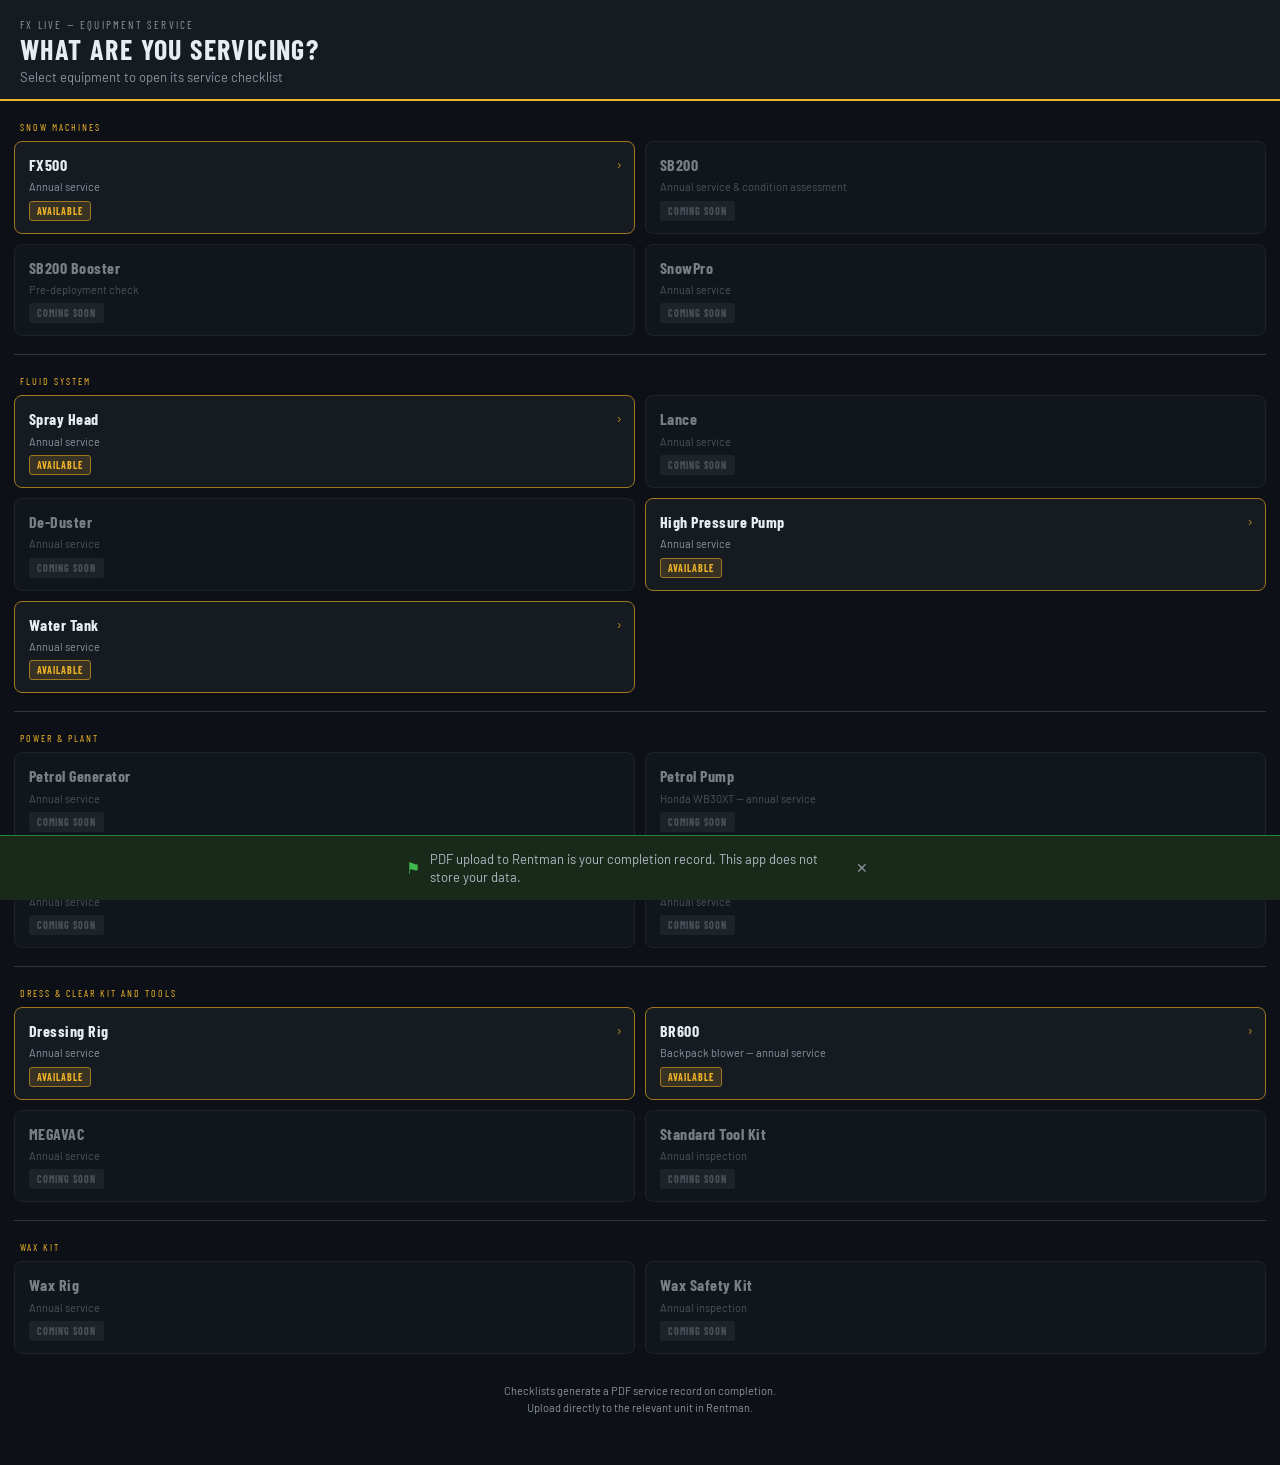
<file: index.html>
<!DOCTYPE html>
<html lang="en">
<head>
<meta charset="UTF-8">
<meta name="viewport" content="width=device-width, initial-scale=1.0">
<title>FX Live — Equipment Service</title>
<link rel="preconnect" href="https://fonts.googleapis.com">
<link href="https://fonts.googleapis.com/css2?family=Barlow+Condensed:wght@400;600;700&family=Barlow:wght@400;500;600&display=swap" rel="stylesheet">
<link rel="stylesheet" href="style.css">
<style>
  * { box-sizing: border-box; margin: 0; padding: 0; }

  :root {
    --bg: #0d1117;
    --surface: #161b22;
    --border: #30363d;
    --amber: #f0b429;
    --amber-dim: #a07820;
    --text: #e6edf3;
    --text-muted: #8b949e;
  }

  body {
    background: var(--bg);
    color: var(--text);
    font-family: 'Barlow', sans-serif;
    min-height: 100vh;
    padding-bottom: 48px;
  }

  /* HEADER */
  .header {
    background: var(--surface);
    border-bottom: 2px solid var(--amber);
    padding: 18px 20px 14px;
  }

  .brand {
    font-family: 'Barlow Condensed', sans-serif;
    font-size: 11px;
    letter-spacing: 0.2em;
    text-transform: uppercase;
    color: var(--text-muted);
    margin-bottom: 4px;
  }

  .title {
    font-family: 'Barlow Condensed', sans-serif;
    font-size: 28px;
    font-weight: 700;
    letter-spacing: 0.05em;
    text-transform: uppercase;
    color: var(--text);
    line-height: 1;
    margin-bottom: 6px;
  }

  .subtitle {
    font-size: 13px;
    color: var(--text-muted);
  }

  /* SECTION LABEL */
  .section-label {
    font-family: 'Barlow Condensed', sans-serif;
    font-size: 10px;
    letter-spacing: 0.2em;
    text-transform: uppercase;
    color: var(--amber);
    padding: 20px 20px 8px;
  }

  /* CARD GRID */
  .grid {
    display: grid;
    grid-template-columns: 1fr 1fr;
    gap: 10px;
    padding: 0 14px;
  }

  /* CARD */
  .card {
    background: var(--surface);
    border: 1px solid var(--border);
    border-radius: 8px;
    padding: 14px 14px 12px;
    display: flex;
    flex-direction: column;
    gap: 6px;
    position: relative;
    overflow: hidden;
    text-decoration: none;
    color: inherit;
    transition: border-color 0.15s, background 0.15s;
    min-height: 90px;
  }

  .card.live {
    border-color: var(--amber-dim);
    cursor: pointer;
  }

  .card.live:active {
    background: #1e2430;
    border-color: var(--amber);
  }

  .card.soon {
    opacity: 0.5;
    cursor: default;
  }

  .card-name {
    font-family: 'Barlow Condensed', sans-serif;
    font-size: 16px;
    font-weight: 700;
    letter-spacing: 0.03em;
    line-height: 1.15;
    color: var(--text);
  }

  .card-sub {
    font-size: 11px;
    color: var(--text-muted);
    line-height: 1.3;
  }

  .card-badge {
    font-family: 'Barlow Condensed', sans-serif;
    font-size: 10px;
    font-weight: 700;
    letter-spacing: 0.1em;
    text-transform: uppercase;
    padding: 3px 7px;
    border-radius: 3px;
    align-self: flex-start;
    margin-top: auto;
  }

  .badge-live {
    background: rgba(240, 180, 41, 0.15);
    color: var(--amber);
    border: 1px solid var(--amber-dim);
  }

  .badge-soon {
    background: var(--border);
    color: var(--text-muted);
    border: 1px solid transparent;
  }

  .arrow {
    position: absolute;
    top: 12px;
    right: 12px;
    font-size: 16px;
    color: var(--amber);
    opacity: 0.7;
  }

  /* DIVIDER */
  .divider {
    height: 1px;
    background: var(--border);
    margin: 18px 14px 0;
  }

  /* FOOTER NOTE */
  .footer-note {
    font-size: 11px;
    color: var(--text-muted);
    text-align: center;
    padding: 28px 20px 0;
    line-height: 1.6;
  }
</style>
</head>
<body>

<div class="header">
  <div class="brand">FX Live — Equipment Service</div>
  <div class="title">What are you servicing?</div>
  <div class="subtitle">Select equipment to open its service checklist</div>
</div>

<!-- SNOW MACHINES -->
<div class="section-label">Snow Machines</div>
<div class="grid">

  <a class="card live" href="fx500-checklist.html">
    <span class="arrow">›</span>
    <div class="card-name">FX500</div>
    <div class="card-sub">Annual service</div>
    <span class="card-badge badge-live">Available</span>
  </a>

  <div class="card soon">
    <div class="card-name">SB200</div>
    <div class="card-sub">Annual service &amp; condition assessment</div>
    <span class="card-badge badge-soon">Coming soon</span>
  </div>

  <div class="card soon">
    <div class="card-name">SB200 Booster</div>
    <div class="card-sub">Pre-deployment check</div>
    <span class="card-badge badge-soon">Coming soon</span>
  </div>

  <div class="card soon">
    <div class="card-name">SnowPro</div>
    <div class="card-sub">Annual service</div>
    <span class="card-badge badge-soon">Coming soon</span>
  </div>

</div>

<div class="divider"></div>

<!-- FLUID SYSTEM -->
<div class="section-label">Fluid System</div>
<div class="grid">

  <a class="card live" href="sprayhead-checklist.html">
    <span class="arrow">›</span>
    <div class="card-name">Spray Head</div>
    <div class="card-sub">Annual service</div>
    <span class="card-badge badge-live">Available</span>
  </a>

  <div class="card soon">
    <div class="card-name">Lance</div>
    <div class="card-sub">Annual service</div>
    <span class="card-badge badge-soon">Coming soon</span>
  </div>

  <div class="card soon">
    <div class="card-name">De-Duster</div>
    <div class="card-sub">Annual service</div>
    <span class="card-badge badge-soon">Coming soon</span>
  </div>

  <a class="card live" href="hpp-checklist.html">
    <span class="arrow">›</span>
    <div class="card-name">High Pressure Pump</div>
    <div class="card-sub">Annual service</div>
    <span class="card-badge badge-live">Available</span>
  </a>

  <a class="card live" href="watertank-checklist.html">
    <span class="arrow">›</span>
    <div class="card-name">Water Tank</div>
    <div class="card-sub">Annual service</div>
    <span class="card-badge badge-live">Available</span>
  </a>


</div>

<div class="divider"></div>

<!-- POWER & PLANT -->
<div class="section-label">Power &amp; Plant</div>
<div class="grid">

  <div class="card soon">
    <div class="card-name">Petrol Generator</div>
    <div class="card-sub">Annual service</div>
    <span class="card-badge badge-soon">Coming soon</span>
  </div>

  <div class="card soon">
    <div class="card-name">Petrol Pump</div>
    <div class="card-sub">Honda WB30XT — annual service</div>
    <span class="card-badge badge-soon">Coming soon</span>
  </div>

  <div class="card soon">
    <div class="card-name">Air Compressor</div>
    <div class="card-sub">Annual service</div>
    <span class="card-badge badge-soon">Coming soon</span>
  </div>

  <div class="card soon">
    <div class="card-name">Bore Pump</div>
    <div class="card-sub">Annual service</div>
    <span class="card-badge badge-soon">Coming soon</span>
  </div>

</div>

<div class="divider"></div>

<!-- DRESS & CLEAR KIT AND TOOLS -->
<div class="section-label">Dress &amp; Clear Kit and Tools</div>
<div class="grid">

  <a class="card live" href="rig-checklist.html">
    <span class="arrow">›</span>
    <div class="card-name">Dressing Rig</div>
    <div class="card-sub">Annual service</div>
    <span class="card-badge badge-live">Available</span>
  </a>

  <a class="card live" href="br600-checklist.html">
    <span class="arrow">›</span>
    <div class="card-name">BR600</div>
    <div class="card-sub">Backpack blower — annual service</div>
    <span class="card-badge badge-live">Available</span>
  </a>

  <div class="card soon">
    <div class="card-name">MEGAVAC</div>
    <div class="card-sub">Annual service</div>
    <span class="card-badge badge-soon">Coming soon</span>
  </div>

  <div class="card soon">
    <div class="card-name">Standard Tool Kit</div>
    <div class="card-sub">Annual inspection</div>
    <span class="card-badge badge-soon">Coming soon</span>
  </div>

</div>

<div class="divider"></div>

<!-- WAX KIT -->
<div class="section-label">Wax Kit</div>
<div class="grid">

  <div class="card soon">
    <div class="card-name">Wax Rig</div>
    <div class="card-sub">Annual service</div>
    <span class="card-badge badge-soon">Coming soon</span>
  </div>

  <div class="card soon">
    <div class="card-name">Wax Safety Kit</div>
    <div class="card-sub">Annual inspection</div>
    <span class="card-badge badge-soon">Coming soon</span>
  </div>

</div>

<p class="footer-note">Checklists generate a PDF service record on completion.<br>Upload directly to the relevant unit in Rentman.</p>

<!-- ONBOARDING BANNER — first visit only -->
<div id="onboardingBanner" style="display:none;">
  <div class="onboarding-inner">
    <span class="onboarding-icon">⚑</span>
    <span class="onboarding-text">PDF upload to Rentman is your completion record. This app does not store your data.</span>
    <button class="onboarding-close" onclick="dismissOnboarding()">✕</button>
  </div>
</div>

<style>
  #onboardingBanner {
    position: fixed;
    bottom: 0; left: 0; right: 0;
    background: #1a2a1a;
    border-top: 1px solid #238636;
    padding: 0;
    z-index: 200;
    animation: slideUp 0.4s ease;
  }

  @keyframes slideUp {
    from { transform: translateY(100%); opacity: 0; }
    to   { transform: translateY(0);    opacity: 1; }
  }

  .onboarding-inner {
    display: flex;
    align-items: center;
    gap: 10px;
    padding: 14px 16px;
    max-width: 500px;
    margin: 0 auto;
  }

  .onboarding-icon {
    color: #3fb950;
    font-size: 16px;
    flex-shrink: 0;
  }

  .onboarding-text {
    font-family: 'Barlow', sans-serif;
    font-size: 13px;
    color: #b0bac6;
    line-height: 1.4;
    flex: 1;
  }

  .onboarding-close {
    background: none;
    border: none;
    color: #8b949e;
    font-size: 14px;
    cursor: pointer;
    padding: 4px 6px;
    flex-shrink: 0;
    line-height: 1;
  }

  .onboarding-close:active { color: #f0b429; }
</style>

<script>
  (function() {
    try {
      if (!localStorage.getItem('fieldcheck-onboarding-seen')) {
        const banner = document.getElementById('onboardingBanner');
        if (banner) {
          banner.style.display = 'block';
          // Auto-dismiss after 8 seconds
          setTimeout(dismissOnboarding, 8000);
        }
      }
    } catch(e) {}
  })();

  function dismissOnboarding() {
    try {
      const banner = document.getElementById('onboardingBanner');
      if (!banner) return;
      banner.style.transition = 'opacity 0.4s, transform 0.4s';
      banner.style.opacity = '0';
      banner.style.transform = 'translateY(100%)';
      setTimeout(() => banner.style.display = 'none', 400);
      localStorage.setItem('fieldcheck-onboarding-seen', '1');
    } catch(e) {}
  }
</script>

</body>
</html>
</file>
<file: style.css>
/* ============================================================
   Fieldcheck Equipment Service App — Shared Stylesheet
   Edit here to change appearance across all checklist pages
   ============================================================ */

* { box-sizing: border-box; margin: 0; padding: 0; }

/* ---- TOKENS ---- */
:root {
  --bg:           #0d1117;
  --surface:      #161b22;
  --border:       #30363d;
  --amber:        #f0b429;
  --amber-dim:    #a07820;
  --text:         #e6edf3;
  --text-muted:   #8b949e;
  --pass:         #238636;
  --pass-bg:      #1a3a22;
  --flag:         #da3633;
  --flag-bg:      #3a1a1a;
  --na:           #30363d;

  /* ---- SIZES — change these to scale buttons / text globally ---- */
  --btn-font-size:    14px;
  --btn-padding:      10px 16px;
  --btn-radius:       6px;
  --step-font-size:   15px;
  --step-code-size:   12px;
  --meta-font-size:   15px;
  --label-font-size:  10px;
  --section-font-size:11px;
  --title-font-size:  26px;
  --progress-height:  4px;
}

/* ---- BASE ---- */
body {
  background: var(--bg);
  color: var(--text);
  font-family: 'Barlow', sans-serif;
  font-size: var(--step-font-size);
  min-height: 100vh;
  padding-bottom: 40px;
}

/* ---- HEADER ---- */
.header {
  background: var(--surface);
  border-bottom: 2px solid var(--amber);
  padding: 16px 20px 12px;
  position: sticky;
  top: 0;
  z-index: 100;
}

.header-top {
  display: flex;
  align-items: center;
  justify-content: space-between;
  margin-bottom: 4px;
}

.brand {
  font-family: 'Barlow Condensed', sans-serif;
  font-size: 11px;
  letter-spacing: 0.2em;
  text-transform: uppercase;
  color: var(--text-muted);
}

.version-tag {
  font-family: 'Barlow Condensed', sans-serif;
  font-size: 10px;
  letter-spacing: 0.1em;
  color: var(--amber-dim);
  text-transform: uppercase;
}

.page-title {
  font-family: 'Barlow Condensed', sans-serif;
  font-size: var(--title-font-size);
  font-weight: 700;
  letter-spacing: 0.05em;
  text-transform: uppercase;
  color: var(--text);
  line-height: 1;
  margin-bottom: 12px;
}

/* ---- PROGRESS ---- */
.progress-wrap {
  height: var(--progress-height);
  background: var(--border);
  border-radius: 2px;
  margin-bottom: 8px;
  overflow: hidden;
}

.progress-bar {
  height: 100%;
  background: var(--amber);
  border-radius: 2px;
  transition: width 0.3s ease;
  width: 0%;
}

.progress-label {
  font-size: 11px;
  color: var(--text-muted);
  font-family: 'Barlow Condensed', sans-serif;
  letter-spacing: 0.05em;
}

/* ---- META FIELDS ---- */
.meta-grid {
  display: grid;
  grid-template-columns: 1fr 1fr;
  gap: 8px;
  padding: 14px 20px;
  background: var(--surface);
  border-bottom: 1px solid var(--border);
}

.meta-field {
  display: flex;
  flex-direction: column;
  gap: 3px;
}

.meta-field.full-width {
  grid-column: span 2;
}

.meta-label {
  font-family: 'Barlow Condensed', sans-serif;
  font-size: var(--label-font-size);
  letter-spacing: 0.15em;
  text-transform: uppercase;
  color: var(--text-muted);
}

.meta-input {
  background: var(--bg);
  border: 1px solid var(--border);
  border-radius: 4px;
  color: var(--text);
  font-family: 'Barlow', sans-serif;
  font-size: var(--meta-font-size);
  padding: 6px 9px;
  outline: none;
  width: 100%;
  transition: border-color 0.2s;
}

.meta-input:focus {
  border-color: var(--amber);
}

/* ---- SECTION HEADING ---- */
.section-heading {
  font-family: 'Barlow Condensed', sans-serif;
  font-size: var(--section-font-size);
  letter-spacing: 0.2em;
  text-transform: uppercase;
  color: var(--amber);
  padding: 16px 20px 6px;
  border-bottom: 1px solid var(--border);
}

/* ---- STEP ROWS ---- */
.step {
  display: flex;
  flex-direction: column;
  padding: 14px 20px;
  border-bottom: 1px solid var(--border);
  transition: background 0.15s;
}

.step-top {
  display: flex;
  align-items: flex-start;
  gap: 12px;
}

.step.state-pass { background: rgba(35, 134, 54, 0.08); }
.step.state-flag { background: rgba(218, 54, 51, 0.08); }

.step-code {
  font-family: 'Barlow Condensed', sans-serif;
  font-size: var(--step-code-size);
  font-weight: 600;
  color: var(--amber-dim);
  letter-spacing: 0.05em;
  min-width: 44px;
  padding-top: 4px;
  flex-shrink: 0;
}

.step-text {
  flex: 1;
  line-height: 1.45;
  color: var(--text);
  font-size: var(--step-font-size);
  padding-top: 2px;
}

.step-buttons {
  display: flex;
  gap: 6px;
  flex-shrink: 0;
}

/* ---- FLAG REASON ---- */
.flag-reason {
  display: none;
  margin-top: 10px;
  margin-left: 56px;
}

.flag-reason.visible { display: block; }

.flag-reason-label {
  font-family: 'Barlow Condensed', sans-serif;
  font-size: 10px;
  letter-spacing: 0.15em;
  text-transform: uppercase;
  color: #f85149;
  margin-bottom: 5px;
}

.flag-reason-input {
  background: var(--bg);
  border: 1px solid var(--flag);
  border-radius: 4px;
  color: var(--text);
  font-family: 'Barlow', sans-serif;
  font-size: 14px;
  padding: 8px 10px;
  width: 100%;
  min-height: 56px;
  resize: vertical;
  outline: none;
  transition: border-color 0.2s;
}

.flag-reason-input:focus { border-color: #f85149; }

/* ---- BUTTONS ---- */
.btn {
  font-family: 'Barlow Condensed', sans-serif;
  font-size: var(--btn-font-size);
  font-weight: 700;
  letter-spacing: 0.08em;
  text-transform: uppercase;
  border: 1px solid var(--border);
  border-radius: var(--btn-radius);
  background: transparent;
  color: var(--text-muted);
  padding: var(--btn-padding);
  cursor: pointer;
  transition: all 0.15s;
  white-space: nowrap;
}

.btn:active { transform: scale(0.96); }

.btn-pass.active {
  background: var(--pass-bg);
  border-color: var(--pass);
  color: #3fb950;
}

.btn-flag.active {
  background: var(--flag-bg);
  border-color: var(--flag);
  color: #f85149;
}

.btn-na.active {
  background: var(--na);
  border-color: #555;
  color: var(--text);
}

/* ---- RECORD ROWS ---- */
.record-row {
  padding: 12px 20px;
  border-bottom: 1px solid var(--border);
}

.record-label {
  font-family: 'Barlow Condensed', sans-serif;
  font-size: var(--label-font-size);
  letter-spacing: 0.15em;
  text-transform: uppercase;
  color: var(--text-muted);
  margin-bottom: 6px;
}

.record-input {
  background: var(--bg);
  border: 1px solid var(--border);
  border-radius: 4px;
  color: var(--text);
  font-family: 'Barlow', sans-serif;
  font-size: var(--meta-font-size);
  padding: 8px 10px;
  width: 100%;
  min-height: 64px;
  resize: vertical;
  outline: none;
  transition: border-color 0.2s;
}

.record-input.short {
  min-height: 38px;
}

.record-input:focus { border-color: var(--amber); }

/* ---- SUBMIT ---- */
.submit-area {
  padding: 24px 20px;
  display: flex;
  flex-direction: column;
  gap: 12px;
}

.submit-btn {
  background: var(--amber);
  color: #0d1117;
  border: none;
  border-radius: 6px;
  font-family: 'Barlow Condensed', sans-serif;
  font-size: 18px;
  font-weight: 700;
  letter-spacing: 0.1em;
  text-transform: uppercase;
  padding: 14px;
  cursor: pointer;
  transition: all 0.2s;
  width: 100%;
}

.submit-btn:hover { background: #f5c842; }
.submit-btn:active { transform: scale(0.98); }

.submit-note {
  font-size: 12px;
  color: var(--text-muted);
  text-align: center;
  line-height: 1.5;
}

/* ---- WARNING BAR ---- */
.warning-bar {
  display: none;
  background: var(--flag-bg);
  border: 1px solid var(--flag);
  border-radius: 4px;
  padding: 10px 14px;
  font-size: 13px;
  color: #f85149;
  margin: 0 20px 8px;
}

/* ---- COMPLETION SCREEN ---- */
.completion {
  display: none;
  flex-direction: column;
  align-items: center;
  justify-content: center;
  min-height: 60vh;
  padding: 40px 24px;
  text-align: center;
  gap: 20px;
}

.completion.visible { display: flex; }

.completion-icon {
  font-size: 56px;
  line-height: 1;
}

.completion-title {
  font-family: 'Barlow Condensed', sans-serif;
  font-size: 28px;
  font-weight: 700;
  letter-spacing: 0.08em;
  text-transform: uppercase;
  color: var(--amber);
}

.completion-sub {
  font-size: 14px;
  color: var(--text-muted);
  line-height: 1.6;
  max-width: 300px;
}

.ref-block {
  background: var(--surface);
  border: 1px solid var(--amber);
  border-radius: 6px;
  padding: 14px 20px;
  width: 100%;
  max-width: 340px;
}

.ref-label {
  font-family: 'Barlow Condensed', sans-serif;
  font-size: 10px;
  letter-spacing: 0.2em;
  text-transform: uppercase;
  color: var(--text-muted);
  margin-bottom: 4px;
}

.ref-number {
  font-family: 'Barlow Condensed', sans-serif;
  font-size: 20px;
  font-weight: 700;
  color: var(--amber);
  letter-spacing: 0.05em;
}

.rentman-note {
  font-size: 11px;
  color: var(--text-muted);
  margin-top: 4px;
}

.pdf-btn {
  background: var(--surface);
  border: 1px solid var(--amber);
  color: var(--amber);
  border-radius: 6px;
  font-family: 'Barlow Condensed', sans-serif;
  font-size: 16px;
  font-weight: 700;
  letter-spacing: 0.1em;
  text-transform: uppercase;
  padding: 12px 28px;
  cursor: pointer;
  transition: all 0.2s;
  width: 100%;
  max-width: 340px;
}

.pdf-btn:hover { background: var(--amber); color: var(--bg); }

.flagged-notice {
  background: var(--flag-bg);
  border: 1px solid var(--flag);
  border-radius: 6px;
  padding: 12px 16px;
  width: 100%;
  max-width: 340px;
  text-align: left;
}

.flagged-notice-title {
  font-family: 'Barlow Condensed', sans-serif;
  font-size: 12px;
  letter-spacing: 0.15em;
  text-transform: uppercase;
  color: #f85149;
  margin-bottom: 6px;
}

.flagged-notice-item {
  font-size: 13px;
  color: var(--text);
  line-height: 1.5;
  padding: 2px 0;
}

/* ---- LANDING PAGE ---- */
.lp-header {
  background: var(--surface);
  border-bottom: 2px solid var(--amber);
  padding: 18px 20px 14px;
}

.lp-title {
  font-family: 'Barlow Condensed', sans-serif;
  font-size: 28px;
  font-weight: 700;
  letter-spacing: 0.05em;
  text-transform: uppercase;
  color: var(--text);
  line-height: 1;
  margin-bottom: 6px;
}

.lp-subtitle {
  font-size: 13px;
  color: var(--text-muted);
}

.section-label {
  font-family: 'Barlow Condensed', sans-serif;
  font-size: 10px;
  letter-spacing: 0.2em;
  text-transform: uppercase;
  color: var(--amber);
  padding: 20px 20px 8px;
}

.grid {
  display: grid;
  grid-template-columns: 1fr 1fr;
  gap: 10px;
  padding: 0 14px;
}

.card {
  background: var(--surface);
  border: 1px solid var(--border);
  border-radius: 8px;
  padding: 14px 14px 12px;
  display: flex;
  flex-direction: column;
  gap: 6px;
  position: relative;
  overflow: hidden;
  text-decoration: none;
  color: inherit;
  transition: border-color 0.15s, background 0.15s;
  min-height: 90px;
}

.card.live { border-color: var(--amber-dim); cursor: pointer; }
.card.live:active { background: #1e2430; border-color: var(--amber); }
.card.soon { opacity: 0.5; cursor: default; }

.card-name {
  font-family: 'Barlow Condensed', sans-serif;
  font-size: 16px;
  font-weight: 700;
  letter-spacing: 0.03em;
  line-height: 1.15;
  color: var(--text);
}

.card-sub {
  font-size: 11px;
  color: var(--text-muted);
  line-height: 1.3;
}

.card-badge {
  font-family: 'Barlow Condensed', sans-serif;
  font-size: 10px;
  font-weight: 700;
  letter-spacing: 0.1em;
  text-transform: uppercase;
  padding: 3px 7px;
  border-radius: 3px;
  align-self: flex-start;
  margin-top: auto;
}

.badge-live {
  background: rgba(240, 180, 41, 0.15);
  color: var(--amber);
  border: 1px solid var(--amber-dim);
}

.badge-soon {
  background: var(--border);
  color: var(--text-muted);
  border: 1px solid transparent;
}

.arrow {
  position: absolute;
  top: 12px;
  right: 12px;
  font-size: 16px;
  color: var(--amber);
  opacity: 0.7;
}

.divider {
  height: 1px;
  background: var(--border);
  margin: 18px 14px 0;
}

.footer-note {
  font-size: 11px;
  color: var(--text-muted);
  text-align: center;
  padding: 28px 20px 0;
  line-height: 1.6;
}
</file>
